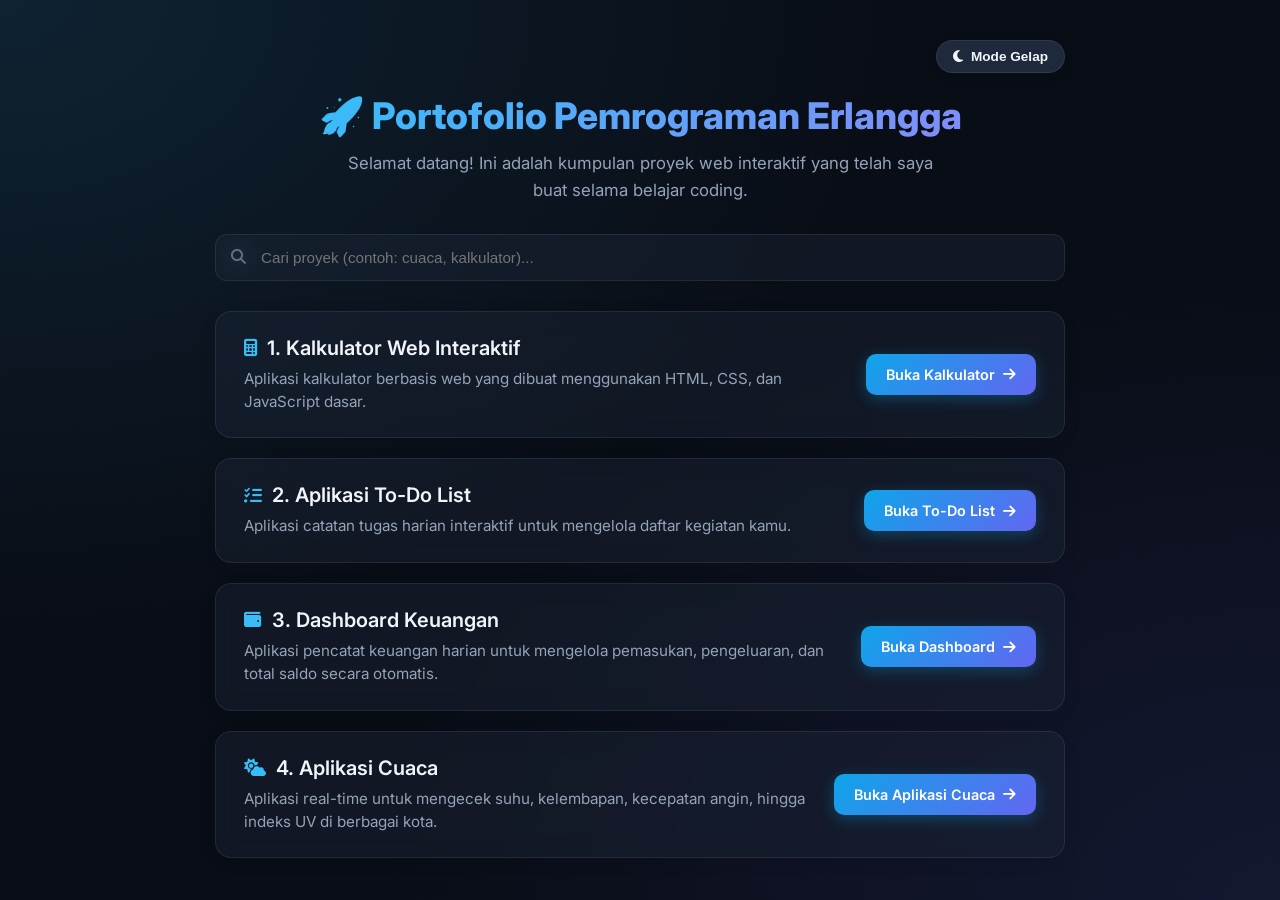
<file: index.html>
<!DOCTYPE html>
<html lang="id">
<head>
    <meta charset="UTF-8">
    <meta name="viewport" content="width=device-width, initial-scale=1.0">
    <title>Portofolio Proyek Erlangga</title>
    <link href="https://fonts.googleapis.com/css2?family=Inter:wght@300;400;600;800&display=swap" rel="stylesheet">
    <link rel="stylesheet" href="https://cdnjs.cloudflare.com/ajax/libs/font-awesome/6.4.0/css/all.min.css">
    
    <style>
        :root {
            --bg-color: #090d16;
            --bg-gradient-1: rgba(56, 189, 248, 0.12);
            --bg-gradient-2: rgba(99, 102, 241, 0.12);
            --text-main: #f1f5f9;
            --text-sub: #94a3b8;
            --card-bg: rgba(30, 41, 59, 0.4);
            --card-border: rgba(255, 255, 255, 0.08);
            --card-hover-bg: rgba(30, 41, 59, 0.7);
            --toggle-bg: #1e293b;
        }

        [data-theme="light"] {
            --bg-color: #f8fafc;
            --bg-gradient-1: rgba(56, 189, 248, 0.15);
            --bg-gradient-2: rgba(99, 102, 241, 0.15);
            --text-main: #0f172a;
            --text-sub: #475569;
            --card-bg: rgba(255, 255, 255, 0.7);
            --card-border: rgba(0, 0, 0, 0.08);
            --card-hover-bg: rgba(255, 255, 255, 0.95);
            --toggle-bg: #e2e8f0;
        }

        * {
            box-sizing: border-box;
            margin: 0;
            padding: 0;
            transition: background-color 0.4s ease, color 0.4s ease, border-color 0.4s ease;
        }

        body {
            font-family: 'Inter', sans-serif;
            background-color: var(--bg-color);
            background-image: 
                radial-gradient(at 0% 0%, var(--bg-gradient-1) 0px, transparent 50%),
                radial-gradient(at 100% 100%, var(--bg-gradient-2) 0px, transparent 50%);
            color: var(--text-main);
            min-height: 100vh;
            padding: 40px 20px;
        }

        .container {
            max-width: 850px;
            margin: 0 auto;
        }

        .top-bar {
            display: flex;
            justify-content: flex-end;
            margin-bottom: 20px;
            opacity: 0;
        }

        .theme-toggle-btn {
            background-color: var(--toggle-bg);
            color: var(--text-main);
            border: 1px solid var(--card-border);
            padding: 8px 16px;
            border-radius: 50px;
            cursor: pointer;
            display: flex;
            align-items: center;
            gap: 8px;
            font-size: 0.85rem;
            font-weight: 600;
            box-shadow: 0 4px 12px rgba(0, 0, 0, 0.1);
            transition: transform 0.3s cubic-bezier(0.16, 1, 0.3, 1), background-color 0.4s ease;
        }

        .theme-toggle-btn:hover {
            transform: translateY(-2px);
        }

        header {
            text-align: center;
            margin-bottom: 30px;
            opacity: 0;
        }

        h1 {
            font-size: 2.3rem;
            font-weight: 800;
            background: linear-gradient(135deg, #38bdf8 0%, #818cf8 100%);
            background-clip: text;
            -webkit-background-clip: text;
            -webkit-text-fill-color: transparent;
            margin-bottom: 12px;
            display: inline-block;
        }

        header p {
            color: var(--text-sub);
            font-size: 1.05rem;
            max-width: 600px;
            margin: 0 auto;
            line-height: 1.6;
        }

        .search-container {
            margin-bottom: 30px;
            position: relative;
            opacity: 0;
        }

        .search-input {
            width: 100%;
            padding: 14px 20px 14px 45px;
            background: var(--card-bg);
            border: 1px solid var(--card-border);
            border-radius: 12px;
            color: var(--text-main);
            font-size: 0.95rem;
            outline: none;
            backdrop-filter: blur(12px);
            transition: all 0.4s cubic-bezier(0.16, 1, 0.3, 1);
        }

        .search-input:focus {
            border-color: #38bdf8;
            box-shadow: 0 0 20px rgba(56, 189, 248, 0.25);
        }

        .search-icon {
            position: absolute;
            left: 16px;
            top: 50%;
            transform: translateY(-50%);
            color: var(--text-sub);
            font-size: 0.95rem;
        }

        .projects-grid {
            display: flex;
            flex-direction: column;
            gap: 20px;
            position: relative;
        }

        .project-card {
            background: var(--card-bg);
            backdrop-filter: blur(12px);
            -webkit-backdrop-filter: blur(12px);
            border: 1px solid var(--card-border);
            border-radius: 16px;
            padding: 24px 28px;
            display: flex;
            align-items: center;
            justify-content: space-between;
            gap: 20px;
            box-shadow: 0 4px 20px rgba(0, 0, 0, 0.05);
            opacity: 0;
            
            transition: border-color 0.4s ease, box-shadow 0.4s ease, background 0.4s ease, transform 0.4s cubic-bezier(0.16, 1, 0.3, 1);
        }

        .project-card:hover {
            transform: translateY(-4px);
            border-color: rgba(56, 189, 248, 0.4);
            box-shadow: 0 12px 30px -10px rgba(56, 189, 248, 0.25);
            background: var(--card-hover-bg);
        }

        .card-info { flex: 1; }

        .card-title {
            font-size: 1.25rem;
            font-weight: 600;
            color: var(--text-main);
            margin-bottom: 8px;
            display: flex;
            align-items: center;
            gap: 10px;
        }

        .card-title i {
            color: #38bdf8;
            font-size: 1.1rem;
        }

        .card-desc {
            color: var(--text-sub);
            font-size: 0.95rem;
            line-height: 1.5;
        }

        .btn {
            display: inline-flex;
            align-items: center;
            gap: 8px;
            background: linear-gradient(135deg, #0ea5e9, #6366f1);
            color: #ffffff;
            padding: 12px 20px;
            text-decoration: none;
            border-radius: 10px;
            font-weight: 600;
            font-size: 0.9rem;
            white-space: nowrap;
            transition: all 0.4s ease;
            box-shadow: 0 4px 15px rgba(14, 165, 233, 0.3);
        }

        .btn i { transition: transform 0.3s ease; }
        .btn:hover { box-shadow: 0 6px 20px rgba(99, 102, 241, 0.5); filter: brightness(1.1); }
        .btn:hover i { transform: translateX(4px); }

        .no-results {
            display: none;
            text-align: center;
            color: var(--text-sub);
            padding: 40px 0;
            font-size: 0.95rem;
            opacity: 0;
            transition: opacity 0.4s ease;
        }

        @media (max-width: 640px) {
            .project-card {
                flex-direction: column;
                align-items: flex-start;
            }
            .btn {
                width: 100%;
                justify-content: center;
            }
        }

        ::-webkit-scrollbar {
            display: none;
        }

        html {
            scrollbar-width: none;
            -ms-overflow-style: none;
        }
    </style>
</head>
<body>

    <div class="container">
        <div class="top-bar" id="top-bar">
            <button id="theme-toggle" class="theme-toggle-btn">
                <i id="theme-icon" class="fa-solid fa-moon"></i>
                <span id="theme-text">Mode Gelap</span>
            </button>
        </div>

        <header id="main-header">
            <h1>🚀 Portofolio Pemrograman Erlangga</h1>
            <p>Selamat datang! Ini adalah kumpulan proyek web interaktif yang telah saya buat selama belajar coding.</p>
        </header>

        <div class="search-container" id="search-box">
            <i class="fa-solid fa-magnifying-glass search-icon"></i>
            <input type="text" id="search-input" class="search-input" placeholder="Cari proyek (contoh: cuaca, kalkulator)...">
        </div>

        <div class="projects-grid">
            <div class="project-card">
                <div class="card-info">
                    <div class="card-title">
                        <i class="fa-solid fa-calculator"></i>
                        1. Kalkulator Web Interaktif
                    </div>
                    <p class="card-desc">Aplikasi kalkulator berbasis web yang dibuat menggunakan HTML, CSS, dan JavaScript dasar.</p>
                </div>
                <a href="./calculator/" class="btn">
                    Buka Kalkulator <i class="fa-solid fa-arrow-right"></i>
                </a>
            </div>

            <div class="project-card">
                <div class="card-info">
                    <div class="card-title">
                        <i class="fa-solid fa-list-check"></i>
                        2. Aplikasi To-Do List
                    </div>
                    <p class="card-desc">Aplikasi catatan tugas harian interaktif untuk mengelola daftar kegiatan kamu.</p>
                </div>
                <a href="./todo-list/" class="btn">
                    Buka To-Do List <i class="fa-solid fa-arrow-right"></i>
                </a>
            </div>

            <div class="project-card">
                <div class="card-info">
                    <div class="card-title">
                        <i class="fa-solid fa-wallet"></i>
                        3. Dashboard Keuangan
                    </div>
                    <p class="card-desc">Aplikasi pencatat keuangan harian untuk mengelola pemasukan, pengeluaran, dan total saldo secara otomatis.</p>
                </div>
                <a href="./dashboard-keuangan/" class="btn">
                    Buka Dashboard <i class="fa-solid fa-arrow-right"></i>
                </a>
            </div>

            <div class="project-card">
                <div class="card-info">
                    <div class="card-title">
                        <i class="fa-solid fa-cloud-sun"></i>
                        4. Aplikasi Cuaca
                    </div>
                    <p class="card-desc">Aplikasi real-time untuk mengecek suhu, kelembapan, kecepatan angin, hingga indeks UV di berbagai kota.</p>
                </div>
                <a href="./aplikasi-cuaca/" class="btn">
                    Buka Aplikasi Cuaca <i class="fa-solid fa-arrow-right"></i>
                </a>
            </div>
        </div>

        <div id="no-results" class="no-results">
            <i class="fa-solid fa-folder-open" style="font-size: 2.5rem; margin-bottom: 10px; opacity: 0.5;"></i>
            <p>Proyek yang kamu cari tidak ditemukan.</p>
        </div>
    </div>

    <script>
        const themeToggleBtn = document.getElementById('theme-toggle');
        const themeIcon = document.getElementById('theme-icon');
        const themeText = document.getElementById('theme-text');

        const currentTheme = localStorage.getItem('theme');
        if (currentTheme) {
            document.documentElement.setAttribute('data-theme', currentTheme);
            if (currentTheme === 'light') {
                themeIcon.className = 'fa-solid fa-sun';
                themeText.innerText = 'Mode Terang';
            }
        }

        themeToggleBtn.addEventListener('click', () => {
            let theme = document.documentElement.getAttribute('data-theme');
            if (theme === 'light') {
                document.documentElement.setAttribute('data-theme', 'dark');
                localStorage.setItem('theme', 'dark');
                themeIcon.className = 'fa-solid fa-moon';
                themeText.innerText = 'Mode Gelap';
            } else {
                document.documentElement.setAttribute('data-theme', 'light');
                localStorage.setItem('theme', 'light');
                themeIcon.className = 'fa-solid fa-sun';
                themeText.innerText = 'Mode Terang';
            }
        });

        const topBar = document.getElementById('top-bar');
        const mainHeader = document.getElementById('main-header');
        const searchBox = document.getElementById('search-box');
        const projectCards = document.querySelectorAll('.project-card');

        const headerElements = [topBar, mainHeader, searchBox];
        const smoothEasing = 'cubic-bezier(0.16, 1, 0.3, 1)';

        headerElements.forEach((el, index) => {
            el.animate([
                { opacity: 0, transform: 'translateY(-25px)' },
                { opacity: 1, transform: 'translateY(0)' }
            ], {
                duration: 850,
                delay: index * 140,
                easing: smoothEasing,
                fill: 'forwards'
            });
        });

        projectCards.forEach((card, index) => {
            card.animate([
                { opacity: 0, transform: 'translateY(35px)' },
                { opacity: 1, transform: 'translateY(0)' }
            ], {
                duration: 850,
                delay: (headerElements.length * 140) + (index * 120),
                easing: smoothEasing,
                fill: 'forwards'
            });
        });

        const searchInput = document.getElementById('search-input');
        const noResults = document.getElementById('no-results');

        searchInput.addEventListener('input', (e) => {
            const searchTerm = e.target.value.toLowerCase().trim();
            
            const firstPositions = new Map();
            projectCards.forEach(card => {
                if (card.style.display !== 'none') {
                    firstPositions.set(card, card.getBoundingClientRect());
                }
            });

            let visibleCount = 0;

            projectCards.forEach(card => {
                const title = card.querySelector('.card-title').textContent.toLowerCase();
                const desc = card.querySelector('.card-desc').textContent.toLowerCase();

                if (title.includes(searchTerm) || desc.includes(searchTerm)) {
                    card.style.display = 'flex';
                    visibleCount++;
                } else {
                    card.style.display = 'none';
                }
            });

            projectCards.forEach(card => {
                if (card.style.display !== 'none') {
                    const firstPos = firstPositions.get(card);
                    const lastPos = card.getBoundingClientRect();

                    if (firstPos) {
                        const deltaY = firstPos.top - lastPos.top;
                        
                        if (deltaY !== 0) {
                            card.animate([
                                { transform: `translateY(${deltaY}px)` },
                                { transform: 'translateY(0)' }
                            ], {
                                duration: 500,
                                easing: smoothEasing
                            });
                        }
                    } else {
                        card.animate([
                            { opacity: 0, transform: 'scale(0.95) translateY(10px)' },
                            { opacity: 1, transform: 'scale(1) translateY(0)' }
                        ], {
                            duration: 450,
                            easing: 'ease-out'
                        });
                    }
                }
            });

            if (visibleCount === 0) {
                noResults.style.display = 'block';
                requestAnimationFrame(() => noResults.style.opacity = '1');
            } else {
                noResults.style.opacity = '0';
                noResults.style.display = 'none';
            }
        });
    </script>
</body>
</html>
</file>
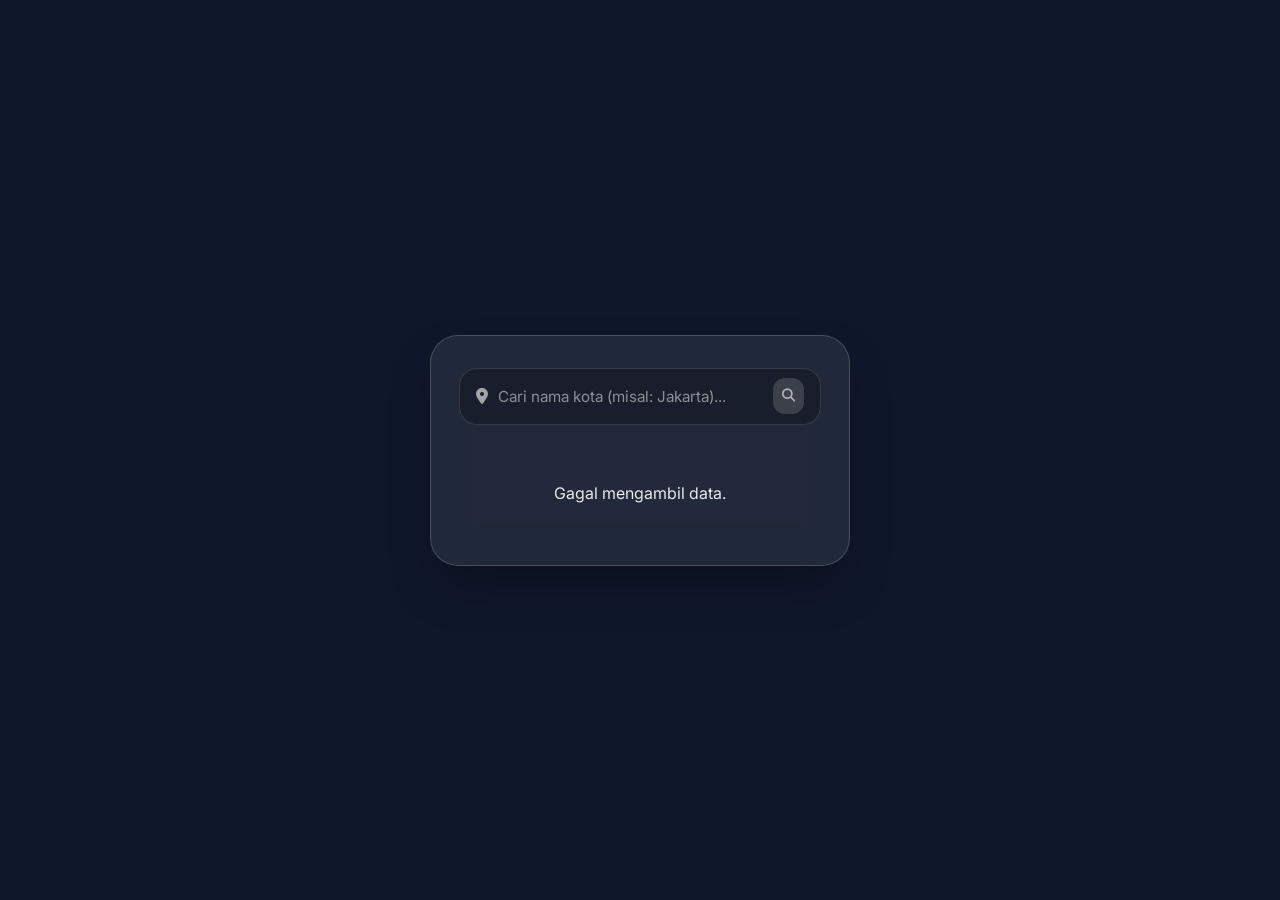
<file: aplikasi-cuaca/index.html>
<!DOCTYPE html>
<html lang="id">
<head>
    <meta charset="UTF-8">
    <meta name="viewport" content="width=device-width, initial-scale=1.0">
    <title>Dynamic Weather App</title>
    <link rel="stylesheet" href="https://fonts.googleapis.com/css2?family=Inter:wght@300;400;500;600;700&display=swap">
    <link rel="stylesheet" href="https://cdnjs.cloudflare.com/ajax/libs/font-awesome/6.4.0/css/all.min.css">
    <link rel="stylesheet" href="style.css">
</head>
<body>

    <div class="weather-card" id="weather-card">
        <div class="search-box">
            <i class="fa-solid fa-location-dot"></i>
            <input type="text" id="city-input" placeholder="Cari nama kota (misal: Jakarta)..." autocomplete="off">
            <button id="search-btn"><i class="fa-solid fa-magnifying-glass"></i></button>
        </div>
   
        <div id="status-message" class="status-message hidden">
            <p id="status-text"></p>
        </div>
     
        <div id="weather-info" class="weather-info">
            <div class="weather-icon-box">
                <i id="weather-icon" class="fa-solid fa-sun"></i>
            </div>
            
            <h1 id="temperature">--°C</h1>
            <p id="weather-desc" class="weather-desc">Memuat data...</p>
            <h2 id="city-name" class="city-name">--</h2>

            <div class="weather-details">
                <div class="col">
                    <i class="fa-solid fa-droplet"></i>
                    <div>
                        <p id="humidity">--%</p>
                        <span>Kelembapan</span>
                    </div>
                </div>
                <div class="col">
                    <i class="fa-solid fa-wind"></i>
                    <div>
                        <p id="wind-speed">-- km/j</p>
                        <span>Angin</span>
                    </div>
                </div>
                <div class="col">
                    <i class="fa-solid fa-temperature-three-quarters"></i>
                    <div>
                        <p id="feels-like">--°C</p>
                        <span>Terasa</span>
                    </div>
                </div>
                <div class="col">
                    <i class="fa-solid fa-sun"></i>
                    <div>
                        <p id="uv-index">--</p>
                        <span>Indeks UV</span>
                    </div>
                </div>
            </div>

<div class="quick-cities">
    <button class="city-chip" data-city="Jakarta">Jakarta</button>
    <button class="city-chip" data-city="Bandung">Bandung</button>
    <button class="city-chip" data-city="Tokyo">Tokyo</button>
    <button class="city-chip" data-city="London">London</button>
</div>
        </div>
    </div>

    <script src="./script.js"></script>
</body>
</html>
</file>
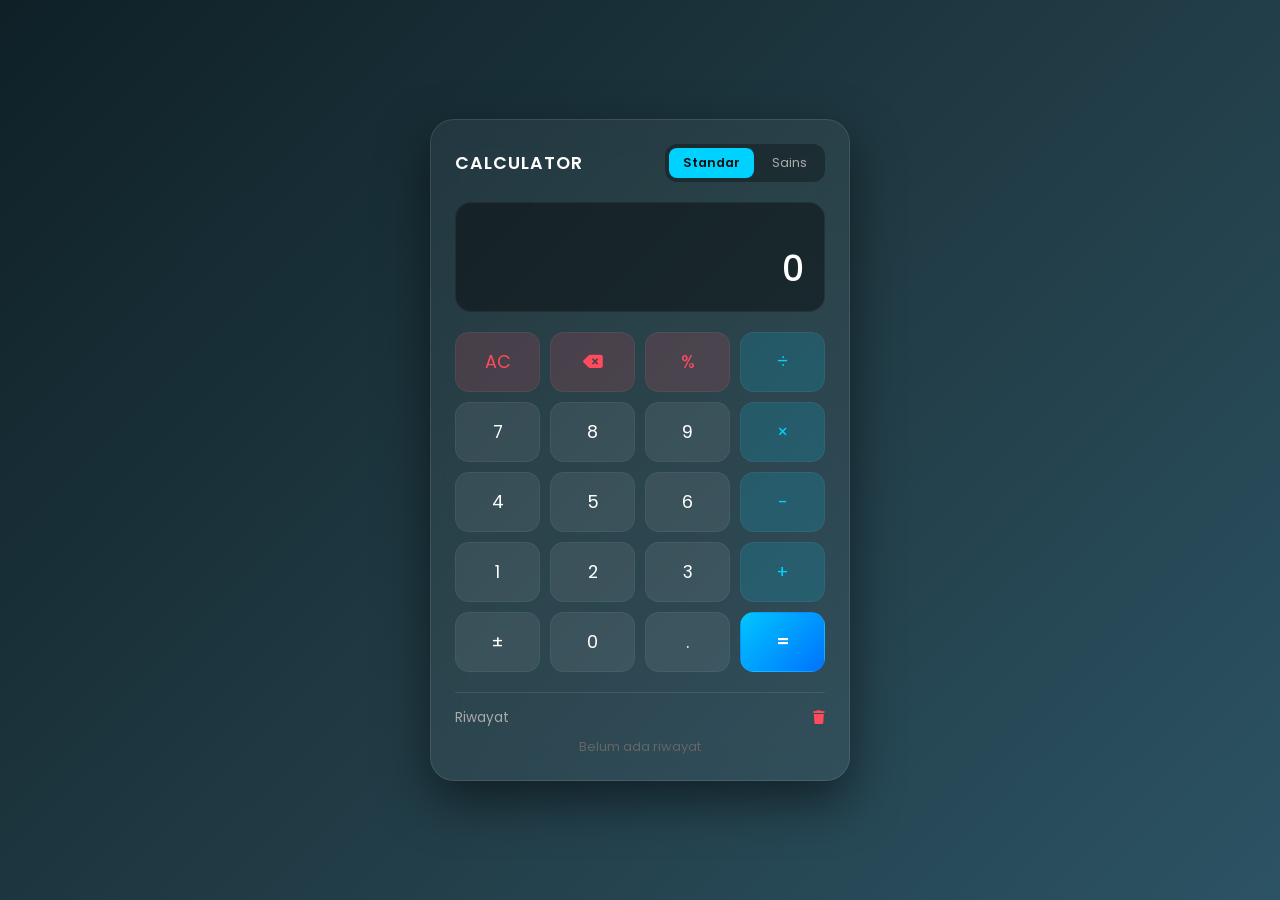
<file: calculator/index.html>
<!DOCTYPE html>
<html lang="id">
<head>
    <meta charset="UTF-8">
    <meta name="viewport" content="width=device-width, initial-scale=1.0">
    <title>Calculator</title>
    <link rel="stylesheet" href="style.css">
    <link rel="stylesheet" href="https://cdnjs.cloudflare.com/ajax/libs/font-awesome/6.4.0/css/all.min.css">
</head>
<body>

    <div class="calculator-container">
        <div class="calc-header">
            <span class="logo">CALCULATOR</span>
            <div class="mode-toggle">
                <button id="btn-standard" class="active" onclick="toggleMode('standard')">Standar</button>
                <button id="btn-scientific" onclick="toggleMode('scientific')">Sains</button>
            </div>
        </div>

        <div class="display-container">
            <div id="history-display" class="history-display"></div>
            <div id="main-display" class="main-display">0</div>
        </div>

        <div class="main-body">
            
            <div id="scientific-pad" class="keypad scientific-pad hidden">
                <button class="btn sci" onclick="appendMath('sin(')">sin</button>
                <button class="btn sci" onclick="appendMath('cos(')">cos</button>
                <button class="btn sci" onclick="appendMath('tan(')">tan</button>
                <button class="btn sci" onclick="appendMath('√(')">√</button>
                <button class="btn sci" onclick="appendMath('log(')">log</button>
                <button class="btn sci" onclick="appendMath('ln(')">ln</button>
                <button class="btn sci" onclick="appendOperator('^')">x^y</button>
                <button class="btn sci" onclick="appendMath('π')">π</button>
                <button class="btn sci" onclick="appendMath('e')">e</button>
                <button class="btn sci" onclick="appendMath('(')">(</button>
                <button class="btn sci" onclick="appendMath(')')">)</button>
                <button class="btn sci" onclick="appendMath('!')">x!</button>
            </div>

            <div class="keypad standard-pad">
                <button class="btn func" onclick="clearAll()">AC</button>
                <button class="btn func" onclick="deleteChar()"><i class="fa-solid fa-backspace"></i></button>
                <button class="btn func" onclick="appendOperator('%')">%</button>
                <button class="btn op" onclick="appendOperator('÷')">÷</button>

                <button class="btn num" onclick="appendNumber('7')">7</button>
                <button class="btn num" onclick="appendNumber('8')">8</button>
                <button class="btn num" onclick="appendNumber('9')">9</button>
                <button class="btn op" onclick="appendOperator('×')">×</button>

                <button class="btn num" onclick="appendNumber('4')">4</button>
                <button class="btn num" onclick="appendNumber('5')">5</button>
                <button class="btn num" onclick="appendNumber('6')">6</button>
                <button class="btn op" onclick="appendOperator('-')">-</button>

                <button class="btn num" onclick="appendNumber('1')">1</button>
                <button class="btn num" onclick="appendNumber('2')">2</button>
                <button class="btn num" onclick="appendNumber('3')">3</button>
                <button class="btn op" onclick="appendOperator('+')">+</button>

                <button class="btn num" onclick="toggleSign()">±</button>
                <button class="btn num" onclick="appendNumber('0')">0</button>
                <button class="btn num" onclick="appendNumber('.')">.</button>
                <button class="btn equal" onclick="calculate()">=</button>
            </div>

        </div>

        <div class="history-panel">
            <div class="history-header">
                <span>Riwayat</span>
                <button onclick="clearHistoryList()" class="clear-hist-btn"><i class="fa-solid fa-trash"></i></button>
            </div>
            <ul id="history-list" class="history-list">
                <li class="empty-msg">Belum ada riwayat</li>
            </ul>
        </div>
    </div>

    <script src="script.js"></script>
</body>
</html>
</file>
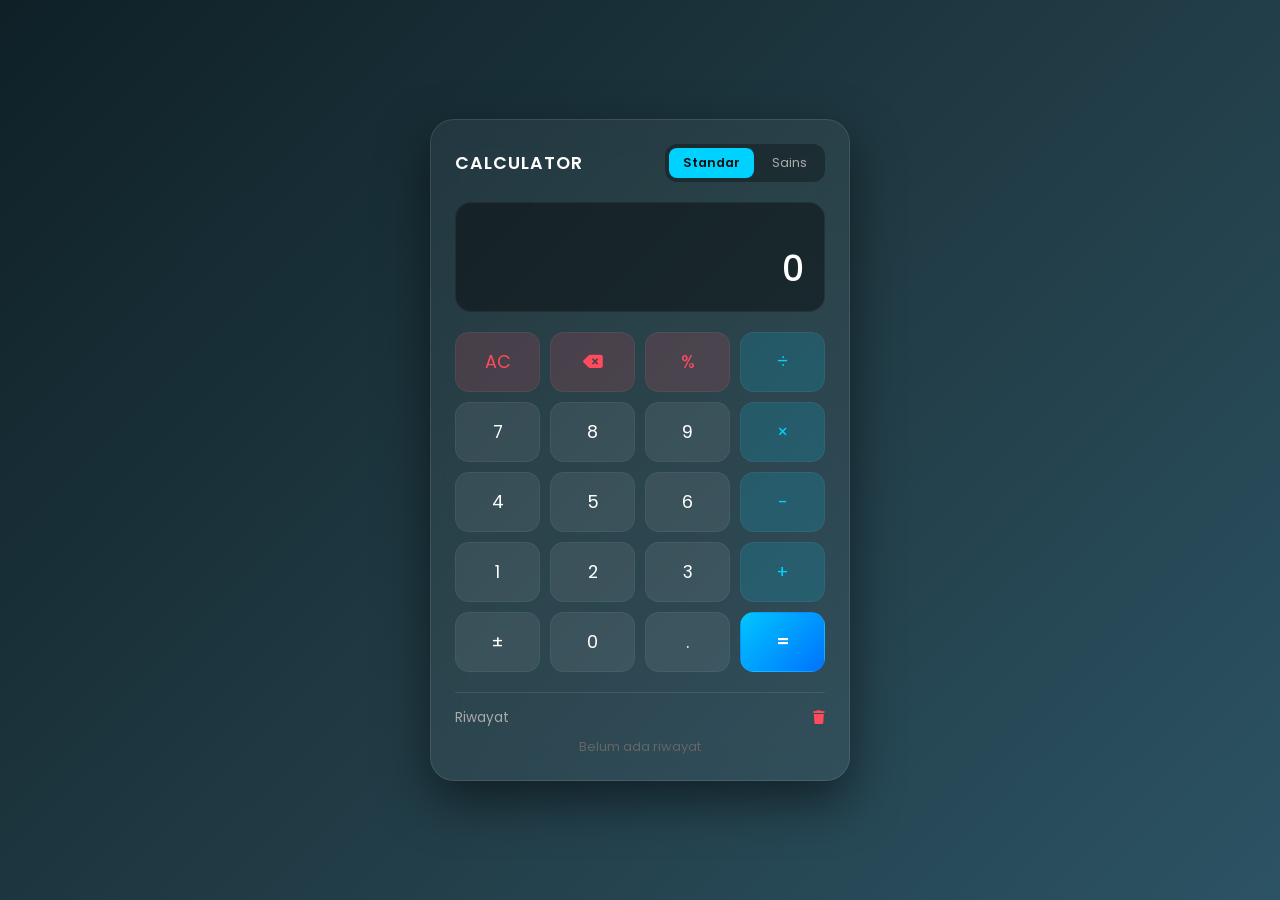
<file: kalkulator/index.html>
<!DOCTYPE html>
<html lang="id">
<head>
    <meta charset="UTF-8">
    <meta name="viewport" content="width=device-width, initial-scale=1.0">
    <title>Calculator</title>
    <link rel="stylesheet" href="style.css">
    <!-- Icon FontAwesome -->
    <link rel="stylesheet" href="https://cdnjs.cloudflare.com/ajax/libs/font-awesome/6.4.0/css/all.min.css">
</head>
<body>

    <div class="calculator-container">
        <!-- Header & Navigasi Mode -->
        <div class="calc-header">
            <span class="logo">CALCULATOR</span>
            <div class="mode-toggle">
                <button id="btn-standard" class="active" onclick="toggleMode('standard')">Standar</button>
                <button id="btn-scientific" onclick="toggleMode('scientific')">Sains</button>
            </div>
        </div>

        <!-- Layar Display -->
        <div class="display-container">
            <div id="history-display" class="history-display"></div>
            <div id="main-display" class="main-display">0</div>
        </div>

        <!-- Layout Utama: Tombol + Panel Riwayat -->
        <div class="main-body">
            
            <!-- Panel Tombol Ilmiah (Tersembunyi secara default) -->
            <div id="scientific-pad" class="keypad scientific-pad hidden">
                <button class="btn sci" onclick="appendMath('sin(')">sin</button>
                <button class="btn sci" onclick="appendMath('cos(')">cos</button>
                <button class="btn sci" onclick="appendMath('tan(')">tan</button>
                <button class="btn sci" onclick="appendMath('√(')">√</button>
                <button class="btn sci" onclick="appendMath('log(')">log</button>
                <button class="btn sci" onclick="appendMath('ln(')">ln</button>
                <button class="btn sci" onclick="appendOperator('^')">x^y</button>
                <button class="btn sci" onclick="appendMath('π')">π</button>
                <button class="btn sci" onclick="appendMath('e')">e</button>
                <button class="btn sci" onclick="appendMath('(')">(</button>
                <button class="btn sci" onclick="appendMath(')')">)</button>
                <button class="btn sci" onclick="appendMath('!')">x!</button>
            </div>

            <!-- Panel Tombol Standar -->
            <div class="keypad standard-pad">
                <button class="btn func" onclick="clearAll()">AC</button>
                <button class="btn func" onclick="deleteChar()"><i class="fa-solid fa-backspace"></i></button>
                <button class="btn func" onclick="appendOperator('%')">%</button>
                <button class="btn op" onclick="appendOperator('÷')">÷</button>

                <button class="btn num" onclick="appendNumber('7')">7</button>
                <button class="btn num" onclick="appendNumber('8')">8</button>
                <button class="btn num" onclick="appendNumber('9')">9</button>
                <button class="btn op" onclick="appendOperator('×')">×</button>

                <button class="btn num" onclick="appendNumber('4')">4</button>
                <button class="btn num" onclick="appendNumber('5')">5</button>
                <button class="btn num" onclick="appendNumber('6')">6</button>
                <button class="btn op" onclick="appendOperator('-')">-</button>

                <button class="btn num" onclick="appendNumber('1')">1</button>
                <button class="btn num" onclick="appendNumber('2')">2</button>
                <button class="btn num" onclick="appendNumber('3')">3</button>
                <button class="btn op" onclick="appendOperator('+')">+</button>

                <button class="btn num" onclick="toggleSign()">±</button>
                <button class="btn num" onclick="appendNumber('0')">0</button>
                <button class="btn num" onclick="appendNumber('.')">.</button>
                <button class="btn equal" onclick="calculate()">=</button>
            </div>

        </div>

        <!-- Sidebar Riwayat Perhitungan -->
        <div class="history-panel">
            <div class="history-header">
                <span>Riwayat</span>
                <button onclick="clearHistoryList()" class="clear-hist-btn"><i class="fa-solid fa-trash"></i></button>
            </div>
            <ul id="history-list" class="history-list">
                <li class="empty-msg">Belum ada riwayat</li>
            </ul>
        </div>
    </div>

    <script src="script.js"></script>
</body>
</html>
</file>
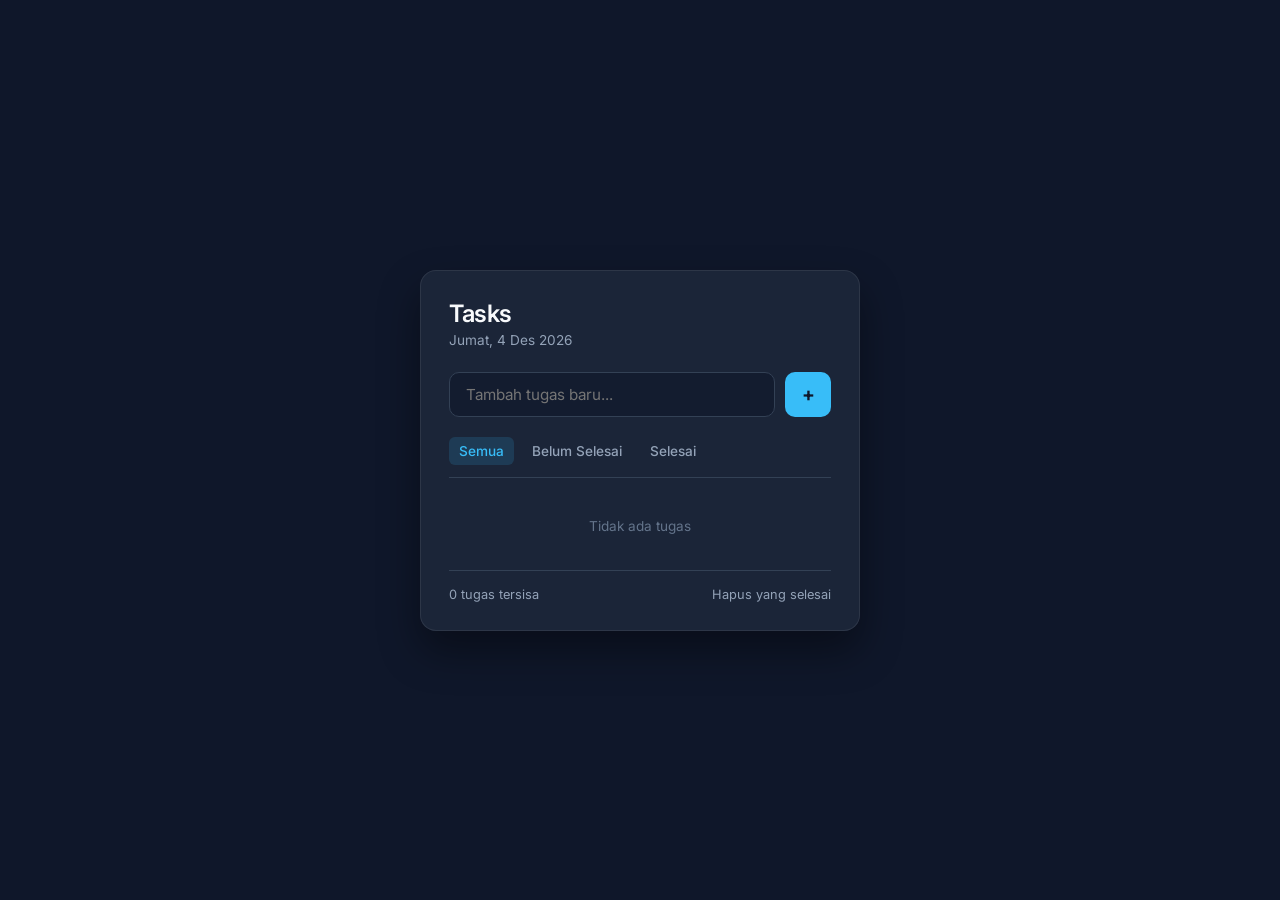
<file: todo-list/index.html>
<!DOCTYPE html>
<html lang="id">
<head>
    <meta charset="UTF-8">
    <meta name="viewport" content="width=device-width, initial-scale=1.0">
    <title>Task Manager</title>
    <style>
        @import url('https://fonts.googleapis.com/css2?family=Inter:wght@300;400;500;600&display=swap');

        * {
            margin: 0;
            padding: 0;
            box-sizing: border-box;
            font-family: 'Inter', sans-serif;
        }

        body {
            background: #0f172a;
            color: #f8fafc;
            min-height: 100vh;
            display: flex;
            justify-content: center;
            align-items: center;
            padding: 20px;
        }

        .todo-container {
            background: rgba(30, 41, 59, 0.85);
            backdrop-filter: blur(12px);
            border: 1px solid rgba(255, 255, 255, 0.08);
            width: 100%;
            max-width: 440px;
            border-radius: 16px;
            padding: 28px;
            box-shadow: 0 20px 40px rgba(0, 0, 0, 0.4);
        }

        .header h2 {
            font-size: 1.5rem;
            font-weight: 600;
            letter-spacing: -0.5px;
        }

        .header p {
            color: #94a3b8;
            font-size: 0.85rem;
            margin-top: 4px;
            margin-bottom: 24px;
        }

        /* Input */
        .input-group {
            display: flex;
            gap: 10px;
            margin-bottom: 20px;
        }

        .input-group input {
            flex: 1;
            background: rgba(15, 23, 42, 0.6);
            border: 1px solid #334155;
            border-radius: 10px;
            padding: 12px 16px;
            color: #fff;
            font-size: 0.95rem;
            outline: none;
            transition: 0.2s;
        }

        .input-group input:focus {
            border-color: #38bdf8;
        }

        .input-group button {
            background: #38bdf8;
            color: #0f172a;
            border: none;
            border-radius: 10px;
            width: 46px;
            cursor: pointer;
            font-size: 1.2rem;
            font-weight: bold;
            transition: 0.2s;
        }

        .input-group button:hover {
            background: #0284c7;
            color: #fff;
        }

        .filter-group {
            display: flex;
            gap: 8px;
            margin-bottom: 20px;
            border-bottom: 1px solid #334155;
            padding-bottom: 12px;
        }

        .filter-btn {
            background: none;
            border: none;
            color: #94a3b8;
            font-size: 0.85rem;
            font-weight: 500;
            cursor: pointer;
            padding: 6px 10px;
            border-radius: 6px;
            transition: 0.2s;
        }

        .filter-btn.active {
            color: #38bdf8;
            background: rgba(56, 189, 248, 0.15);
        }

        .todo-list {
            list-style: none;
            max-height: 280px;
            overflow-y: auto;
        }

        .todo-item {
            display: flex;
            align-items: center;
            justify-content: space-between;
            background: rgba(15, 23, 42, 0.5);
            border: 1px solid rgba(255, 255, 255, 0.05);
            padding: 12px 14px;
            border-radius: 10px;
            margin-bottom: 8px;
            transition: 0.2s;
        }

        .todo-item:hover {
            background: rgba(15, 23, 42, 0.8);
        }

        .todo-content {
            display: flex;
            align-items: center;
            gap: 12px;
            cursor: pointer;
            flex: 1;
        }

        .checkbox {
            width: 20px;
            height: 20px;
            border-radius: 50%;
            border: 2px solid #64748b;
            display: flex;
            align-items: center;
            justify-content: center;
            transition: 0.2s;
            font-size: 0.75rem;
            font-weight: bold;
            color: transparent;
        }

        .todo-item.completed .checkbox {
            background: #38bdf8;
            border-color: #38bdf8;
            color: #0f172a;
        }

        .todo-text {
            font-size: 0.95rem;
            color: #e2e8f0;
            transition: 0.2s;
            word-break: break-word;
        }

        .todo-item.completed .todo-text {
            text-decoration: line-through;
            color: #64748b;
        }

        .delete-btn {
            background: none;
            border: none;
            color: #64748b;
            cursor: pointer;
            font-size: 1rem;
            padding: 4px 8px;
            border-radius: 4px;
            transition: 0.2s;
        }

        .delete-btn:hover {
            color: #ef4444;
            background: rgba(239, 68, 68, 0.1);
        }

        .footer {
            display: flex;
            justify-content: space-between;
            align-items: center;
            margin-top: 16px;
            padding-top: 16px;
            border-top: 1px solid #334155;
            font-size: 0.8rem;
            color: #94a3b8;
        }

        .clear-btn {
            background: none;
            border: none;
            color: #94a3b8;
            cursor: pointer;
            font-size: 0.8rem;
            transition: 0.2s;
        }

        .clear-btn:hover {
            color: #f8fafc;
        }
    </style>
</head>
<body>

    <div class="todo-container">
        <div class="header">
            <h2>Tasks</h2>
            <p id="date-display"></p>
        </div>

        <div class="input-group">
            <input type="text" id="todo-input" placeholder="Tambah tugas baru..." autocomplete="off">
            <button id="add-btn">+</button>
        </div>

        <div class="filter-group">
            <button class="filter-btn active" id="filter-all">Semua</button>
            <button class="filter-btn" id="filter-active">Belum Selesai</button>
            <button class="filter-btn" id="filter-completed">Selesai</button>
        </div>

        <ul id="todo-list" class="todo-list"></ul>

        <div class="footer">
            <span id="task-count">0 tugas tersisa</span>
            <button id="clear-btn" class="clear-btn">Hapus yang selesai</button>
        </div>
    </div>

    <script>
        let todos = JSON.parse(localStorage.getItem('todos')) || [];
        let currentFilter = 'all';

        const todoInput = document.getElementById('todo-input');
        const addBtn = document.getElementById('add-btn');
        const todoList = document.getElementById('todo-list');
        const taskCount = document.getElementById('task-count');
        const dateDisplay = document.getElementById('date-display');
        const clearBtn = document.getElementById('clear-btn');

        const filterAll = document.getElementById('filter-all');
        const filterActive = document.getElementById('filter-active');
        const filterCompleted = document.getElementById('filter-completed');

        function setDate() {
            const options = { weekday: 'long', year: 'numeric', month: 'short', day: 'numeric' };
            const today = new Date();
            dateDisplay.innerText = today.toLocaleDateString('id-ID', options);
        }

        // Render Todo
        function render() {
            todoList.innerHTML = '';

            const filteredTodos = todos.filter(todo => {
                if (currentFilter === 'active') return !todo.completed;
                if (currentFilter === 'completed') return todo.completed;
                return true;
            });

            if (filteredTodos.length === 0) {
                todoList.innerHTML = `<li style="text-align: center; color: #64748b; padding: 20px 0; font-size: 0.85rem;">Tidak ada tugas</li>`;
            } else {
                filteredTodos.forEach((todo) => {
                    const li = document.createElement('li');
                    li.className = `todo-item ${todo.completed ? 'completed' : ''}`;
                    
                    li.innerHTML = `
                        <div class="todo-content" onclick="toggleTodo(${todo.id})">
                            <div class="checkbox">✓</div>
                            <span class="todo-text">${escapeHtml(todo.text)}</span>
                        </div>
                        <button class="delete-btn" onclick="deleteTodo(${todo.id})">✕</button>
                    `;

                    todoList.appendChild(li);
                });
            }

            updateStats();
            localStorage.setItem('todos', JSON.stringify(todos));
        }

        function addTodo() {
            const text = todoInput.value.trim();
            if (!text) return;

            todos.push({
                id: Date.now(),
                text: text,
                completed: false
            });

            todoInput.value = '';
            render();
        }

        function toggleTodo(id) {
            todos = todos.map(t => t.id === id ? { ...t, completed: !t.completed } : t);
            render();
        }

        function deleteTodo(id) {
            todos = todos.filter(t => t.id !== id);
            render();
        }

        function setFilter(filter, activeBtn) {
            currentFilter = filter;
            [filterAll, filterActive, filterCompleted].forEach(btn => btn.classList.remove('active'));
            activeBtn.classList.add('active');
            render();
        }

        addBtn.addEventListener('click', addTodo);
        
        todoInput.addEventListener('keypress', (e) => {
            if (e.key === 'Enter') addTodo();
        });

        filterAll.addEventListener('click', () => setFilter('all', filterAll));
        filterActive.addEventListener('click', () => setFilter('active', filterActive));
        filterCompleted.addEventListener('click', () => setFilter('completed', filterCompleted));

        clearBtn.addEventListener('click', () => {
            todos = todos.filter(t => !t.completed);
            render();
        });

        function updateStats() {
            const activeCount = todos.filter(t => !t.completed).length;
            taskCount.innerText = `${activeCount} tugas tersisa`;
        }

        function escapeHtml(text) {
            const div = document.createElement('div');
            div.innerText = text;
            return div.innerHTML;
        }

        setDate();
        render();
    </script>
</body>
</html>
</file>
<file: aplikasi-cuaca/style.css>
* {
    margin: 0;
    padding: 0;
    box-sizing: border-box;
    font-family: 'Inter', sans-serif;
}

body {
    background: #0f172a;
    min-height: 100vh;
    display: flex;
    justify-content: center;
    align-items: center;
    padding: 20px;
    transition: background 0.8s ease-in-out;
}

.weather-card {
    background: rgba(255, 255, 255, 0.08);
    backdrop-filter: blur(20px);
    -webkit-backdrop-filter: blur(20px);
    border: 1px solid rgba(255, 255, 255, 0.18);
    width: 100%;
    max-width: 420px;
    border-radius: 28px;
    padding: 32px 28px;
    color: #fff;
    box-shadow: 0 25px 50px -12px rgba(0, 0, 0, 0.35);
    text-align: center;
    transition: transform 0.3s ease, box-shadow 0.3s ease;
}

.weather-card:hover {
    transform: translateY(-4px);
    box-shadow: 0 30px 60px -10px rgba(0, 0, 0, 0.45);
}

body.theme-clear { background: radial-gradient(circle at top right, #f59e0b, #b45309, #0f172a); }
body.theme-clouds { background: radial-gradient(circle at top right, #64748b, #334155, #0f172a); }
body.theme-rain { background: radial-gradient(circle at top right, #38bdf8, #0369a1, #0f172a); }
body.theme-snow { background: radial-gradient(circle at top right, #e2e8f0, #475569, #0f172a); }
body.theme-thunderstorm { background: radial-gradient(circle at top right, #a855f7, #431407, #0f172a); }

.search-box {
    display: flex;
    align-items: center;
    background: rgba(0, 0, 0, 0.25);
    border-radius: 18px;
    padding: 6px 16px;
    margin-bottom: 28px;
    border: 1px solid rgba(255, 255, 255, 0.12);
    transition: border-color 0.3s ease, box-shadow 0.3s ease;
}

.search-box:focus-within {
    border-color: rgba(255, 255, 255, 0.4);
    box-shadow: 0 0 15px rgba(255, 255, 255, 0.1);
}

.search-box i {
    color: rgba(255, 255, 255, 0.6);
}

.search-box input {
    width: 100%;
    background: transparent;
    border: none;
    outline: none;
    color: #fff;
    padding: 12px 10px;
    font-size: 0.95rem;
    font-weight: 400;
}

.search-box input::placeholder {
    color: rgba(255, 255, 255, 0.5);
}

.search-box button {
    background: rgba(255, 255, 255, 0.15);
    border: none;
    color: #fff;
    border-radius: 12px;
    width: 36px;
    height: 36px;
    cursor: pointer;
    display: flex;
    align-items: center;
    justify-content: center;
    transition: background 0.2s, transform 0.2s;
}

.search-box button:hover {
    background: rgba(255, 255, 255, 0.3);
    transform: scale(1.05);
}

.weather-info {
    animation: fadeIn 0.6s ease-out forwards;
}

@keyframes fadeIn {
    from { opacity: 0; transform: translateY(10px); }
    to { opacity: 1; transform: translateY(0); }
}

.weather-icon-box {
    margin: 15px 0;
}

.weather-icon-box i {
    font-size: 5.5rem;
    filter: drop-shadow(0 15px 20px rgba(0,0,0,0.3));
    animation: floatAnim 3.5s ease-in-out infinite;
}

@keyframes floatAnim {
    0%, 100% { transform: translateY(0); }
    50% { transform: translateY(-10px); }
}

h1#temperature {
    font-size: 4rem;
    font-weight: 700;
    margin-top: 5px;
    letter-spacing: -2px;
    text-shadow: 0 4px 12px rgba(0,0,0,0.2);
}

.weather-desc {
    font-size: 1.1rem;
    font-weight: 500;
    text-transform: capitalize;
    color: rgba(255, 255, 255, 0.9);
    margin-bottom: 2px;
}

.city-name {
    font-size: 1.25rem;
    font-weight: 400;
    color: rgba(255, 255, 255, 0.75);
    margin-bottom: 28px;
}

.weather-details {
    display: grid;
    grid-template-columns: 1fr 1fr;
    gap: 16px;
    background: rgba(0, 0, 0, 0.2);
    padding: 18px 14px;
    border-radius: 20px;
    border: 1px solid rgba(255, 255, 255, 0.08);
}

.weather-details .col {
    display: flex;
    align-items: center;
    gap: 12px;
    text-align: left;
}

.weather-details i {
    font-size: 1.6rem;
    color: rgba(255, 255, 255, 0.85);
}

.weather-details p {
    font-size: 1.05rem;
    font-weight: 600;
}

.weather-details span {
    font-size: 0.75rem;
    color: rgba(255, 255, 255, 0.65);
}

.status-message {
    padding: 30px 0;
    color: rgba(255, 255, 255, 0.9);
    font-size: 1rem;
}

.hidden {
    display: none;
}

.quick-cities {
    display: flex;
    justify-content: center;
    gap: 8px;
    flex-wrap: wrap;
    margin-bottom: 24px;
}

.city-chip {
    background: rgba(255, 255, 255, 0.1);
    border: 1px solid rgba(255, 255, 255, 0.15);
    color: rgba(255, 255, 255, 0.85);
    padding: 6px 14px;
    border-radius: 20px;
    font-size: 0.8rem;
    font-weight: 500;
    cursor: pointer;
    transition: all 0.2s ease;
}

.city-chip:hover {
    background: rgba(255, 255, 255, 0.25);
    color: #fff;
    transform: translateY(-2px);
    border-color: rgba(255, 255, 255, 0.3);
}

.city-chip:active {
    transform: translateY(0);
}
</file>
<file: calculator/style.css>
@import url('https://fonts.googleapis.com/css2?family=Poppins:wght@300;400;500;600&display=swap');

* {
    box-sizing: border-box;
    margin: 0;
    padding: 0;
    font-family: 'Poppins', sans-serif;
}

body {
    background: linear-gradient(135deg, #0f2027, #203a43, #2c5364);
    min-height: 100vh;
    display: flex;
    justify-content: center;
    align-items: center;
    padding: 20px;
}

.calculator-container {
    background: rgba(255, 255, 255, 0.05);
    backdrop-filter: blur(15px);
    -webkit-backdrop-filter: blur(15px);
    border: 1px solid rgba(255, 255, 255, 0.1);
    border-radius: 24px;
    padding: 24px;
    width: 100%;
    max-width: 420px;
    box-shadow: 0 20px 50px rgba(0, 0, 0, 0.5);
    transition: all 0.3s ease;
}

.calculator-container.wide {
    max-width: 700px;
}

.calc-header {
    display: flex;
    justify-content: space-between;
    align-items: center;
    margin-bottom: 20px;
}

.logo {
    color: #fff;
    font-weight: 600;
    font-size: 1.1rem;
    letter-spacing: 1px;
}

.logo .highlight {
    color: #00d2ff;
}

.mode-toggle {
    background: rgba(0, 0, 0, 0.3);
    padding: 4px;
    border-radius: 12px;
}

.mode-toggle button {
    border: none;
    background: transparent;
    color: #aaa;
    padding: 6px 14px;
    border-radius: 8px;
    font-size: 0.8rem;
    cursor: pointer;
    transition: 0.3s;
}

.mode-toggle button.active {
    background: #00d2ff;
    color: #121212;
    font-weight: 600;
}

.display-container {
    background: rgba(0, 0, 0, 0.4);
    border-radius: 16px;
    padding: 16px 20px;
    text-align: right;
    margin-bottom: 20px;
    border: 1px solid rgba(255, 255, 255, 0.05);
}

.history-display {
    color: #00d2ff;
    font-size: 0.9rem;
    min-height: 1.4rem;
    opacity: 0.8;
    overflow-x: auto;
}

.main-display {
    color: #ffffff;
    font-size: 2.2rem;
    font-weight: 500;
    white-space: nowrap;
    overflow-x: auto;
}

.main-body {
    display: flex;
    gap: 15px;
}

.keypad {
    display: grid;
    gap: 10px;
    flex: 1;
}

.standard-pad {
    grid-template-columns: repeat(4, 1fr);
}

.scientific-pad {
    grid-template-columns: repeat(3, 1fr);
}

.scientific-pad.hidden {
    display: none;
}

.btn {
    border: none;
    outline: none;
    background: rgba(255, 255, 255, 0.07);
    color: #fff;
    font-size: 1.1rem;
    padding: 16px 0;
    border-radius: 14px;
    cursor: pointer;
    transition: all 0.2s ease;
    border: 1px solid rgba(255, 255, 255, 0.05);
}

.btn:hover {
    background: rgba(255, 255, 255, 0.15);
    transform: translateY(-2px);
}

.btn:active {
    transform: translateY(0);
}

.btn.op {
    background: rgba(0, 210, 255, 0.15);
    color: #00d2ff;
}

.btn.func {
    background: rgba(255, 75, 92, 0.15);
    color: #ff4b5c;
}

.btn.sci {
    background: rgba(255, 255, 255, 0.03);
    color: #00e5ff;
    font-size: 0.95rem;
}

.btn.equal {
    background: linear-gradient(135deg, #00c6ff, #0072ff);
    color: #fff;
    font-weight: 600;
}

.history-panel {
    margin-top: 20px;
    border-top: 1px solid rgba(255, 255, 255, 0.1);
    padding-top: 15px;
    max-height: 150px;
    overflow-y: auto;
}

.history-header {
    display: flex;
    justify-content: space-between;
    color: #aaa;
    font-size: 0.85rem;
    margin-bottom: 10px;
}

.clear-hist-btn {
    background: none;
    border: none;
    color: #ff4b5c;
    cursor: pointer;
}

.history-list {
    list-style: none;
}

.history-item {
    color: #ddd;
    font-size: 0.85rem;
    padding: 6px 0;
    cursor: pointer;
    display: flex;
    justify-content: space-between;
    border-bottom: 1px dotted rgba(255,255,255,0.05);
}

.history-item:hover {
    color: #00d2ff;
}

.empty-msg {
    color: #666;
    font-size: 0.8rem;
    text-align: center;
}
</file>
<file: kalkulator/style.css>
@import url('https://fonts.googleapis.com/css2?family=Poppins:wght@300;400;500;600&display=swap');

* {
    box-sizing: border-box;
    margin: 0;
    padding: 0;
    font-family: 'Poppins', sans-serif;
}

body {
    background: linear-gradient(135deg, #0f2027, #203a43, #2c5364);
    min-height: 100vh;
    display: flex;
    justify-content: center;
    align-items: center;
    padding: 20px;
}

/* Glassmorphism Container */
.calculator-container {
    background: rgba(255, 255, 255, 0.05);
    backdrop-filter: blur(15px);
    -webkit-backdrop-filter: blur(15px);
    border: 1px solid rgba(255, 255, 255, 0.1);
    border-radius: 24px;
    padding: 24px;
    width: 100%;
    max-width: 420px;
    box-shadow: 0 20px 50px rgba(0, 0, 0, 0.5);
    transition: all 0.3s ease;
}

.calculator-container.wide {
    max-width: 700px;
}

/* Header */
.calc-header {
    display: flex;
    justify-content: space-between;
    align-items: center;
    margin-bottom: 20px;
}

.logo {
    color: #fff;
    font-weight: 600;
    font-size: 1.1rem;
    letter-spacing: 1px;
}

.logo .highlight {
    color: #00d2ff;
}

.mode-toggle {
    background: rgba(0, 0, 0, 0.3);
    padding: 4px;
    border-radius: 12px;
}

.mode-toggle button {
    border: none;
    background: transparent;
    color: #aaa;
    padding: 6px 14px;
    border-radius: 8px;
    font-size: 0.8rem;
    cursor: pointer;
    transition: 0.3s;
}

.mode-toggle button.active {
    background: #00d2ff;
    color: #121212;
    font-weight: 600;
}

/* Display Section */
.display-container {
    background: rgba(0, 0, 0, 0.4);
    border-radius: 16px;
    padding: 16px 20px;
    text-align: right;
    margin-bottom: 20px;
    border: 1px solid rgba(255, 255, 255, 0.05);
}

.history-display {
    color: #00d2ff;
    font-size: 0.9rem;
    min-height: 1.4rem;
    opacity: 0.8;
    overflow-x: auto;
}

.main-display {
    color: #ffffff;
    font-size: 2.2rem;
    font-weight: 500;
    white-space: nowrap;
    overflow-x: auto;
}

/* Layout Tombol */
.main-body {
    display: flex;
    gap: 15px;
}

.keypad {
    display: grid;
    gap: 10px;
    flex: 1;
}

.standard-pad {
    grid-template-columns: repeat(4, 1fr);
}

.scientific-pad {
    grid-template-columns: repeat(3, 1fr);
}

.scientific-pad.hidden {
    display: none;
}

/* Styling Tombol */
.btn {
    border: none;
    outline: none;
    background: rgba(255, 255, 255, 0.07);
    color: #fff;
    font-size: 1.1rem;
    padding: 16px 0;
    border-radius: 14px;
    cursor: pointer;
    transition: all 0.2s ease;
    border: 1px solid rgba(255, 255, 255, 0.05);
}

.btn:hover {
    background: rgba(255, 255, 255, 0.15);
    transform: translateY(-2px);
}

.btn:active {
    transform: translateY(0);
}

.btn.op {
    background: rgba(0, 210, 255, 0.15);
    color: #00d2ff;
}

.btn.func {
    background: rgba(255, 75, 92, 0.15);
    color: #ff4b5c;
}

.btn.sci {
    background: rgba(255, 255, 255, 0.03);
    color: #00e5ff;
    font-size: 0.95rem;
}

.btn.equal {
    background: linear-gradient(135deg, #00c6ff, #0072ff);
    color: #fff;
    font-weight: 600;
}

/* Sidebar Riwayat */
.history-panel {
    margin-top: 20px;
    border-top: 1px solid rgba(255, 255, 255, 0.1);
    padding-top: 15px;
    max-height: 150px;
    overflow-y: auto;
}

.history-header {
    display: flex;
    justify-content: space-between;
    color: #aaa;
    font-size: 0.85rem;
    margin-bottom: 10px;
}

.clear-hist-btn {
    background: none;
    border: none;
    color: #ff4b5c;
    cursor: pointer;
}

.history-list {
    list-style: none;
}

.history-item {
    color: #ddd;
    font-size: 0.85rem;
    padding: 6px 0;
    cursor: pointer;
    display: flex;
    justify-content: space-between;
    border-bottom: 1px dotted rgba(255,255,255,0.05);
}

.history-item:hover {
    color: #00d2ff;
}

.empty-msg {
    color: #666;
    font-size: 0.8rem;
    text-align: center;
}
</file>
